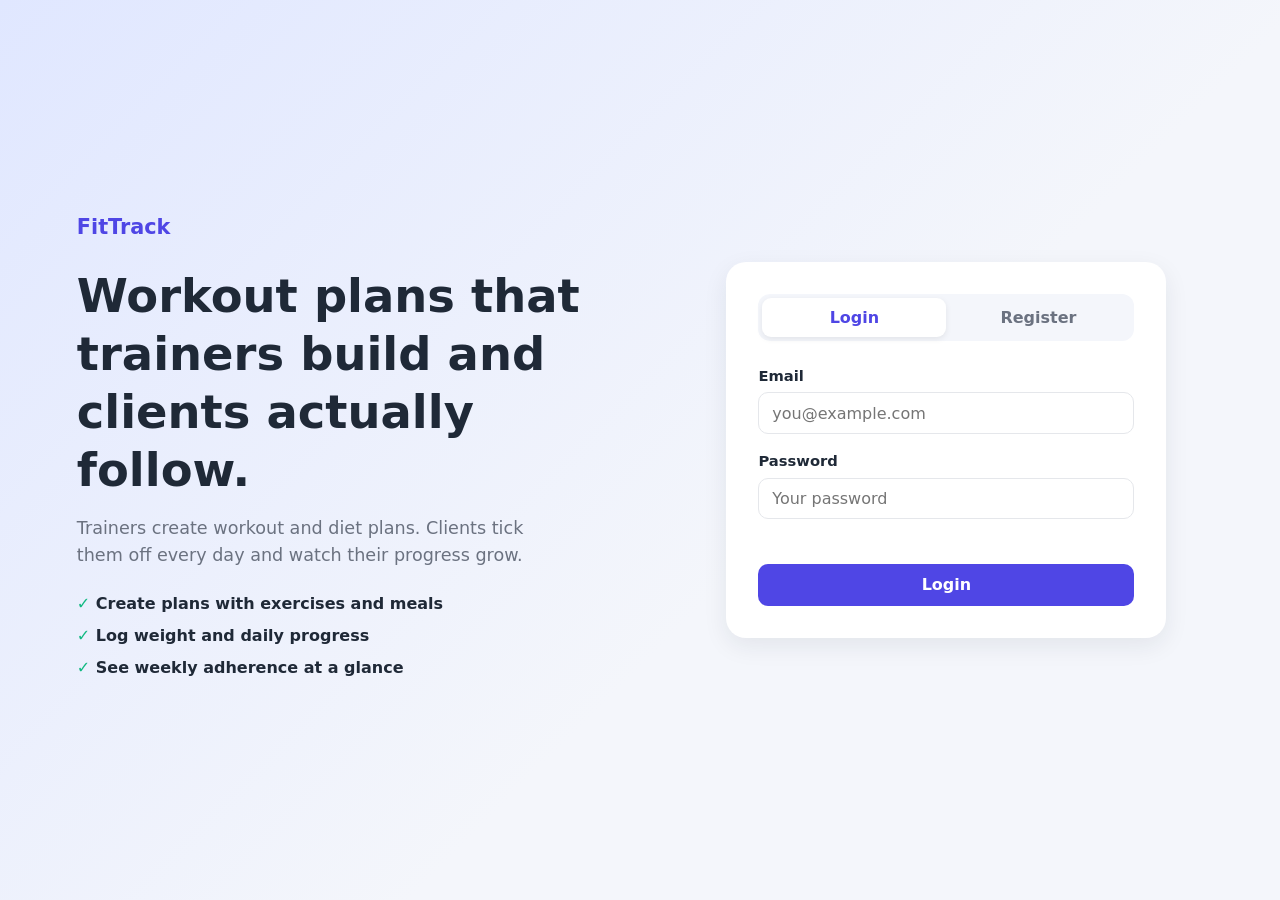
<file: src/main/resources/static/index.html>
<!DOCTYPE html>
<html lang="en">
<head>
    <meta charset="UTF-8">
    <meta name="viewport" content="width=device-width, initial-scale=1.0">
    <title>FitTrack - Train smarter together</title>
    <link rel="icon" href="data:,">
    <link rel="stylesheet" href="style.css">
</head>
<body>
    <main class="landing">
        <section class="hero">
            <div class="logo">FitTrack</div>
            <h1>Workout plans that trainers build and clients actually follow.</h1>
            <p>Trainers create workout and diet plans. Clients tick them off every day and watch their progress grow.</p>
            <ul>
                <li>Create plans with exercises and meals</li>
                <li>Log weight and daily progress</li>
                <li>See weekly adherence at a glance</li>
            </ul>
        </section>

        <section class="auth-card">
            <div class="tabs">
                <button class="tab active" id="loginTab" type="button">Login</button>
                <button class="tab" id="registerTab" type="button">Register</button>
            </div>

            <form id="loginForm" novalidate>
                <div class="field">
                    <label for="loginEmail">Email</label>
                    <input type="email" id="loginEmail" placeholder="you@example.com" autocomplete="email">
                </div>
                <div class="field">
                    <label for="loginPassword">Password</label>
                    <input type="password" id="loginPassword" placeholder="Your password" autocomplete="current-password">
                </div>
                <p class="form-error" id="loginError"></p>
                <button class="btn primary block" type="submit" id="loginSubmit">Login</button>
            </form>

            <form id="registerForm" class="hidden" novalidate>
                <div class="field">
                    <label for="regName">Full name</label>
                    <input type="text" id="regName" placeholder="Your name" autocomplete="name">
                </div>
                <div class="field">
                    <label for="regEmail">Email</label>
                    <input type="email" id="regEmail" placeholder="you@example.com" autocomplete="email">
                </div>
                <div class="field">
                    <label for="regPassword">Password</label>
                    <input type="password" id="regPassword" placeholder="At least 6 characters" autocomplete="new-password">
                </div>
                <div class="field">
                    <label for="regRole">I am a</label>
                    <select id="regRole">
                        <option value="TRAINER">Trainer</option>
                        <option value="CLIENT">Client</option>
                    </select>
                </div>
                <div class="field hidden" id="trainerField">
                    <label for="regTrainer">My trainer</label>
                    <select id="regTrainer"></select>
                </div>
                <p class="form-error" id="registerError"></p>
                <button class="btn primary block" type="submit" id="registerSubmit">Create account</button>
            </form>
        </section>
    </main>

    <script src="js/common.js"></script>
    <script src="js/auth.js"></script>
</body>
</html>
</file>
<file: src/main/resources/static/style.css>
:root {
    --primary: #4f46e5;
    --primary-dark: #4338ca;
    --green: #10b981;
    --red: #ef4444;
    --bg: #f4f6fb;
    --card: #ffffff;
    --text: #1f2937;
    --muted: #6b7280;
    --border: #e5e7eb;
    --track: #e5e7eb;
    --radius: 14px;
    --shadow: 0 8px 24px rgba(31, 41, 55, 0.08);
}

* { box-sizing: border-box; margin: 0; padding: 0; }

body {
    font-family: system-ui, -apple-system, "Segoe UI", Roboto, sans-serif;
    background: var(--bg);
    color: var(--text);
    line-height: 1.5;
}

.hidden { display: none !important; }
.muted { color: var(--muted); }
h1, h2, h3 { line-height: 1.25; }
h3 { font-size: 1.05rem; margin-bottom: 0.6rem; }

input, select, textarea {
    font-family: inherit;
    font-size: 1rem;
    width: 100%;
    padding: 0.65rem 0.8rem;
    border: 1px solid var(--border);
    border-radius: 10px;
    background: #ffffff;
    color: var(--text);
}

input:focus, select:focus, textarea:focus {
    outline: 2px solid rgba(79, 70, 229, 0.3);
    border-color: var(--primary);
}

textarea { resize: vertical; min-height: 90px; }

.field { margin-bottom: 1rem; }
.field label { display: block; font-weight: 600; font-size: 0.92rem; margin-bottom: 0.35rem; }
.grid-2 { display: grid; grid-template-columns: 1fr 1fr; gap: 1rem; }

.btn {
    font-family: inherit;
    font-size: 1rem;
    font-weight: 600;
    padding: 0.7rem 1.2rem;
    border: none;
    border-radius: 10px;
    cursor: pointer;
    background: var(--border);
    color: var(--text);
    transition: background 0.15s, transform 0.1s;
}

.btn:hover { transform: translateY(-1px); }
.btn.primary { background: var(--primary); color: #ffffff; }
.btn.primary:hover { background: var(--primary-dark); }
.btn.danger { background: #fee2e2; color: #b91c1c; }
.btn.ghost { background: transparent; border: 1px solid var(--border); }
.btn.small { padding: 0.4rem 0.8rem; font-size: 0.9rem; }
.btn.block { width: 100%; }

.btn.loading { opacity: 0.7; pointer-events: none; }
.btn.loading::after {
    content: "";
    display: inline-block;
    width: 14px;
    height: 14px;
    margin-left: 0.5rem;
    vertical-align: -2px;
    border: 2px solid currentColor;
    border-top-color: transparent;
    border-radius: 50%;
    animation: spin 0.7s linear infinite;
}

@keyframes spin { to { transform: rotate(360deg); } }

.loader {
    width: 32px;
    height: 32px;
    margin: 2rem auto;
    border: 4px solid var(--track);
    border-top-color: var(--primary);
    border-radius: 50%;
    animation: spin 0.8s linear infinite;
}

.form-error { color: var(--red); min-height: 1.3rem; font-size: 0.9rem; margin: 0.5rem 0; }

#toasts { position: fixed; top: 1rem; right: 1rem; z-index: 50; display: flex; flex-direction: column; gap: 0.5rem; }

.toast {
    background: var(--green);
    color: #ffffff;
    padding: 0.8rem 1.1rem;
    border-radius: 10px;
    box-shadow: var(--shadow);
    font-weight: 600;
    max-width: 320px;
    transition: opacity 0.3s, transform 0.3s;
}

.toast.error { background: var(--red); }
.toast.hide { opacity: 0; transform: translateX(20px); }

.landing {
    min-height: 100vh;
    display: grid;
    grid-template-columns: 1.1fr 1fr;
    align-items: center;
    gap: 3rem;
    padding: 2rem 6vw;
    background: linear-gradient(135deg, #e0e7ff, #f4f6fb 60%);
}

.hero .logo { font-weight: 800; font-size: 1.3rem; color: var(--primary); margin-bottom: 1.5rem; }
.hero h1 { font-size: 2.9rem; margin-bottom: 1rem; }
.hero p { color: var(--muted); font-size: 1.1rem; max-width: 460px; }
.hero ul { margin-top: 1.5rem; list-style: none; }
.hero li { margin-bottom: 0.5rem; font-weight: 600; }
.hero li::before { content: "✓ "; color: var(--green); }

.auth-card {
    background: var(--card);
    border-radius: 20px;
    box-shadow: var(--shadow);
    padding: 2rem;
    width: 100%;
    max-width: 440px;
    justify-self: center;
}

.tabs { display: flex; background: var(--bg); border-radius: 12px; padding: 4px; margin-bottom: 1.5rem; }
.tab {
    flex: 1;
    padding: 0.6rem;
    border: none;
    background: transparent;
    border-radius: 9px;
    font-family: inherit;
    font-size: 1rem;
    font-weight: 600;
    color: var(--muted);
    cursor: pointer;
}
.tab.active { background: #ffffff; color: var(--primary); box-shadow: 0 2px 6px rgba(0, 0, 0, 0.08); }

.app { display: flex; min-height: 100vh; }

.sidebar {
    width: 250px;
    background: #111827;
    color: #ffffff;
    display: flex;
    flex-direction: column;
    padding: 1.5rem 1rem;
    position: sticky;
    top: 0;
    height: 100vh;
}

.brand { font-size: 1.4rem; font-weight: 800; padding: 0 0.5rem 1.5rem; }

.nav-btn {
    display: block;
    width: 100%;
    text-align: left;
    background: none;
    border: none;
    color: #cbd5e1;
    font-family: inherit;
    font-size: 1rem;
    padding: 0.75rem 1rem;
    border-radius: 10px;
    margin-bottom: 0.3rem;
    cursor: pointer;
}

.nav-btn:hover { background: rgba(255, 255, 255, 0.1); color: #ffffff; }
.nav-btn.active { background: var(--primary); color: #ffffff; }

.sidebar-footer { margin-top: auto; padding: 0.5rem; }
.sidebar-footer span { display: block; margin-bottom: 0.6rem; font-weight: 600; word-break: break-word; }
.sidebar-footer .btn { width: 100%; color: #ffffff; border-color: #374151; }

.content { flex: 1; padding: 2rem; min-width: 0; }
.page-title { font-size: 1.7rem; margin-bottom: 1.25rem; }

.panel {
    background: var(--card);
    border-radius: var(--radius);
    box-shadow: var(--shadow);
    padding: 1.5rem;
    margin-bottom: 1.25rem;
}

.card-grid { display: grid; grid-template-columns: repeat(auto-fill, minmax(260px, 1fr)); gap: 1rem; }

.item-card {
    background: var(--card);
    border-radius: var(--radius);
    box-shadow: var(--shadow);
    padding: 1.25rem;
    display: flex;
    flex-direction: column;
    gap: 0.4rem;
}

.item-card h3 { margin: 0.25rem 0 0; }
.item-card .meta { display: flex; justify-content: space-between; font-size: 0.9rem; margin-top: 0.4rem; }
.item-card .actions { display: flex; gap: 0.5rem; margin-top: 0.6rem; }

.avatar {
    width: 44px;
    height: 44px;
    border-radius: 50%;
    background: #e0e7ff;
    color: var(--primary);
    font-weight: 800;
    display: grid;
    place-items: center;
}

.tag { display: inline-block; background: var(--bg); border-radius: 999px; padding: 0.15rem 0.7rem; font-size: 0.82rem; font-weight: 600; margin-right: 0.3rem; }

.bar { height: 10px; background: var(--track); border-radius: 999px; overflow: hidden; }
.bar-fill { height: 100%; width: 0; background: var(--green); border-radius: 999px; transition: width 0.5s; }
.bar.big { height: 16px; }

.empty { text-align: center; color: var(--muted); padding: 2rem 1rem; background: var(--card); border-radius: var(--radius); }

.row-head { display: flex; justify-content: space-between; align-items: center; margin: 1.25rem 0 0.6rem; }
.row-head h3 { margin: 0; }

.item-row { display: grid; gap: 0.5rem; margin-bottom: 0.5rem; }
.exercise-row { grid-template-columns: 2fr 1fr 1fr auto; }
.meal-row { grid-template-columns: 2fr 1fr auto; }

#exerciseRows:empty::before, #mealRows:empty::before { content: "Nothing added yet"; color: var(--muted); font-size: 0.9rem; }

.icon-btn { border: none; background: #fee2e2; color: #b91c1c; border-radius: 10px; width: 42px; font-size: 1rem; cursor: pointer; }
.actions { display: flex; gap: 0.75rem; margin-top: 0.5rem; }

.table-wrap { overflow-x: auto; }
table { width: 100%; border-collapse: collapse; }
th, td { text-align: left; padding: 0.7rem 0.6rem; border-bottom: 1px solid var(--border); font-size: 0.95rem; }
th { color: var(--muted); font-weight: 600; font-size: 0.85rem; text-transform: uppercase; letter-spacing: 0.03em; }

.chart-box { position: relative; height: 280px; }

.checklist { margin-top: 0.5rem; }
.check {
    display: flex;
    align-items: center;
    gap: 0.75rem;
    padding: 0.75rem 1rem;
    border: 1px solid var(--border);
    border-radius: 12px;
    margin-bottom: 0.5rem;
    cursor: pointer;
}
.check input { width: 20px; height: 20px; accent-color: var(--primary); }
.check span { flex: 1; font-weight: 600; }
.check.done { background: #ecfdf5; border-color: #a7f3d0; }
.check.done span { text-decoration: line-through; color: var(--muted); }

.summary-line { font-weight: 600; margin-bottom: 0.75rem; }

.history-top { display: grid; grid-template-columns: 220px 1fr; gap: 1.25rem; }
.ring-box { display: flex; flex-direction: column; align-items: center; justify-content: center; text-align: center; }

.ring {
    --p: 0;
    width: 150px;
    height: 150px;
    border-radius: 50%;
    background: conic-gradient(var(--green) calc(var(--p) * 1%), var(--track) 0);
    display: grid;
    place-items: center;
    margin-bottom: 0.6rem;
}

.ring::before { content: ""; grid-area: 1 / 1; width: 114px; height: 114px; border-radius: 50%; background: var(--card); }
.ring span { grid-area: 1 / 1; z-index: 1; font-size: 1.6rem; font-weight: 800; }

@media (max-width: 800px) {
    .landing { grid-template-columns: 1fr; gap: 1.5rem; padding: 1.5rem; }
    .hero h1 { font-size: 2.1rem; }
    .app { flex-direction: column; }
    .sidebar { width: 100%; height: auto; position: static; flex-direction: row; flex-wrap: wrap; align-items: center; gap: 0.5rem; padding: 0.75rem; }
    .brand { padding: 0; font-size: 1.2rem; }
    .sidebar nav { display: flex; gap: 0.25rem; overflow-x: auto; flex: 1 1 100%; order: 3; }
    .nav-btn { width: auto; white-space: nowrap; margin: 0; }
    .sidebar-footer { margin: 0 0 0 auto; padding: 0; display: flex; align-items: center; gap: 0.6rem; }
    .sidebar-footer span { margin: 0; }
    .sidebar-footer .btn { width: auto; }
    .content { padding: 1rem; }
    .grid-2, .history-top { grid-template-columns: 1fr; }
    .exercise-row { grid-template-columns: 1fr 1fr auto; }
    .meal-row { grid-template-columns: 1fr auto; }
    .item-row input:first-child { grid-column: 1 / -1; }
}
</file>
